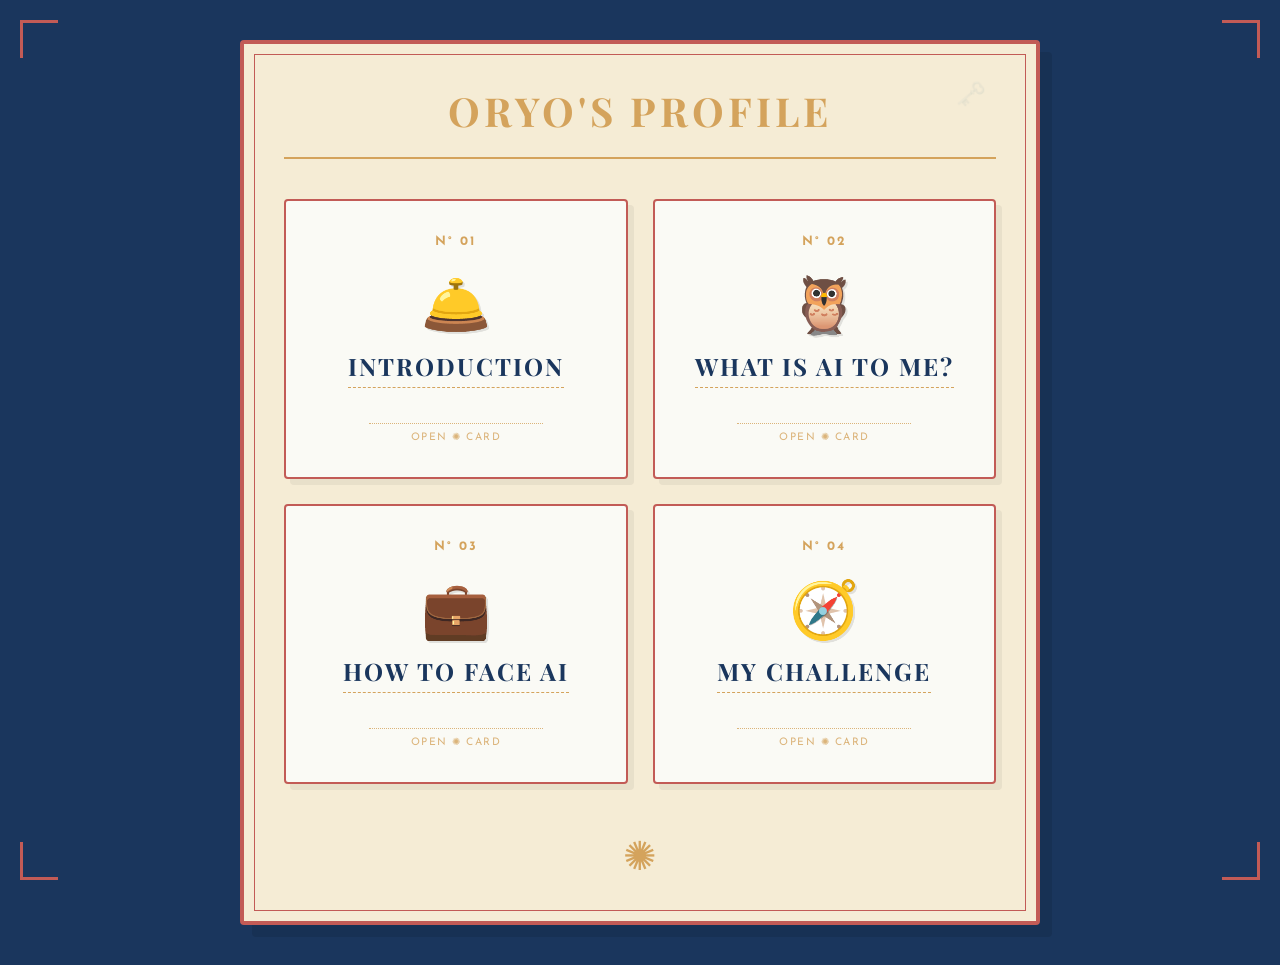
<file: index.html>
<!DOCTYPE html>
<html lang="ja">
<head>
    <meta charset="UTF-8">
    <meta name="viewport" content="width=device-width, initial-scale=1.0">
    <title>おりょー - 自己紹介</title>
    <link rel="preconnect" href="https://fonts.googleapis.com">
    <link rel="preconnect" href="https://fonts.gstatic.com" crossorigin>
    <link href="https://fonts.googleapis.com/css2?family=Josefin+Sans:wght@700&family=Playfair+Display:ital,wght@0,700;1,700&family=Noto+Serif+JP:wght@400;700&display=swap" rel="stylesheet">
    <link rel="stylesheet" href="style.css?v=2">
</head>
<body>
    <!-- Cursor Trailer -->
    <div id="cursor-trailer" class="cursor-trailer">
        <span class="trailer-icon">★</span>
    </div>

    <!-- Theatrical Corner Ornaments -->
    <div class="corner-ornament top-left"></div>
    <div class="corner-ornament top-right"></div>
    <div class="corner-ornament bottom-left"></div>
    <div class="corner-ornament bottom-right"></div>

    <div class="frame">
        <header>
            <h1>Oryo's Profile</h1>
            <div id="hidden-key" class="hidden-item" title="隠された鍵...">🗝️</div>
        </header>
        
        <main class="grid-container">
            <!-- Card 1: Introduction -->
            <section class="card animate-entrance" style="--delay: 0.2s">
                <div class="card-inner">
                    <div class="card-front">
                        <div class="card-badge">N° 01</div>
                        <div class="card-icon">🛎️</div>
                        <h2>Introduction</h2>
                        <span class="card-hint">OPEN ✺ CARD</span>
                    </div>
                    <div class="card-back">
                        <h2>Introduction</h2>
                        <ul>
                            <li>
                                <span class="label">Discord Name</span>
                                おりょー
                            </li>
                            <li>
                                <span class="label">Attribute</span>
                                社会人枠で講義参加中
                            </li>
                            <li>
                                <span class="label">Interests</span>
                                AIによる業務効率化<br>
                                WOW！と驚くような革新的な最新技術
                            </li>
                        </ul>
                    </div>
                </div>
            </section>

            <!-- Card 2: What is AI to me? -->
            <section class="card animate-entrance" style="--delay: 0.4s">
                <div class="card-inner">
                    <div class="card-front">
                        <div class="card-badge">N° 02</div>
                        <div class="card-icon">🦉</div>
                        <h2>What is AI to me?</h2>
                        <span class="card-hint">OPEN ✺ CARD</span>
                    </div>
                    <div class="card-back">
                        <h2>What is AI to me?</h2>
                        <p class="secret-text">「壁打ち相手」</p>
                        <p style="font-size: 0.9rem; margin-top: 10px; opacity: 0.8;">アイデアを研ぎ澄ますための、最も身近で優秀なパートナー。</p>
                    </div>
                </div>
            </section>

            <!-- Card 3: How I want to face AI -->
            <section class="card animate-entrance" style="--delay: 0.6s">
                <div class="card-inner">
                    <div class="card-front">
                        <div class="card-badge">N° 03</div>
                        <div class="card-icon">💼</div>
                        <h2>How to face AI</h2>
                        <span class="card-hint">OPEN ✺ CARD</span>
                    </div>
                    <div class="card-back">
                        <h2>How to face AI</h2>
                        <p class="secret-text">「業務の移管・分担」</p>
                        <p style="font-size: 0.9rem; margin-top: 10px; opacity: 0.8;">自分の仕事をAIに移管・分担し、よりクリエイティブな活動に集中できる体制を作りたい。</p>
                    </div>
                </div>
            </section>

            <!-- Card 4: Challenge in this lecture -->
            <section class="card animate-entrance" style="--delay: 0.8s">
                <div class="card-inner">
                    <div class="card-front">
                        <div class="card-badge">N° 04</div>
                        <div class="card-icon">🧭</div>
                        <h2>My Challenge</h2>
                        <span class="card-hint">OPEN ✺ CARD</span>
                    </div>
                    <div class="card-back">
                        <h2>My Challenge</h2>
                        <p style="font-size: 0.95rem; line-height: 1.6;">
                            機能を伴うデジタルプロダクト（アプリやウェブサイト）の開発は未経験。<br>
                            <strong>「できる限りすべてAIで楽して作成する」</strong>ことを目指し、実用的な業務自動化ツールの開発に挑戦します！
                        </p>
                    </div>
                </div>
            </section>
        </main>
        
        <footer>
            <div id="theme-switcher-container" style="position: relative; display: inline-block;">
                <div id="theme-switcher" class="ornament" title="クリックで世界が変わるかも？">✺</div>
                <div id="theme-tooltip" class="theme-tooltip">Change Palette</div>
            </div>
        </footer>

        <!-- Modal for hidden item -->
        <div id="secret-modal" class="modal">
            <div class="modal-content">
                <span class="close-btn">&times;</span>
                <h2>Who is Wes Anderson?</h2>
                <div style="text-align: left; font-size: 0.95rem; line-height: 1.6;">
                    <p>このサイトのデザインは、映画監督<strong>ウェス・アンダーソン</strong>の作品をオマージュしています。<br>
                    徹底したシンメトリー（左右対称）な構図、絵本のようなパステルカラー、そして少しシュールでユーモラスな世界観が魅力です。</p>
                    
                    <p><strong>🎥 おすすめの代表作:</strong><br>
                    ・『グランド・ブダペスト・ホテル』<br>
                    ・『ムーンライズ・キングダム』<br>
                    ・『ファンタスティック Mr.FOX』<br>
                    ・『フレンチ・ディスパッチ』</p>

                    <p>ちなみに「ロビー・ボーイ」とは、『グランド・ブダペスト・ホテル』に登場する誇り高き見習い従業員のこと。この隠し扉を見つけたあなたには、立派なロビー・ボーイの素質がありますよ！</p>
                </div>
            </div>
        </div>
    </div>

    <script src="script.js?v=2"></script>
</body>
</html>
</file>
<file: style.css>
:root {
    /* Default Theme (Rushmore / Midnight) */
    --bg-color: #1A365D; 
    --frame-bg: #F5ECD5; 
    --text-primary: #1A365D; 
    --accent-color: #D4A35C; 
    --border-color: #C25B56; 
    --card-bg: #FAFAF5; 
    --card-back-bg: #D4A35C;
    --card-back-text: #FAFAF5;
}

/* Theme 1: The Grand Budapest (Pink & Purple) */
body.theme-budapest {
    --bg-color: #E6A8D7;
    --frame-bg: #F9E5F3;
    --text-primary: #5A3A5E;
    --accent-color: #B56B92;
    --border-color: #D44253;
    --card-bg: #FFF5FA;
    --card-back-bg: #5A3A5E;
    --card-back-text: #F9E5F3;
}

/* Theme 2: Moonrise Kingdom (Yellow & Green) */
body.theme-moonrise {
    --bg-color: #D5B942;
    --frame-bg: #F5ECCD;
    --text-primary: #3B5249;
    --accent-color: #CB6B4D;
    --border-color: #3B5249;
    --card-bg: #FFFDF0;
    --card-back-bg: #3B5249;
    --card-back-text: #F5ECCD;
}

/* Theme 3: Life Aquatic (Blue & Red) */
body.theme-aquatic {
    --bg-color: #3D7A9E;
    --frame-bg: #EAF4F4;
    --text-primary: #0D2C40;
    --accent-color: #E2473D;
    --border-color: #F6C153;
    --card-bg: #FFFFFF;
    --card-back-bg: #E2473D;
    --card-back-text: #FFFFFF;
}

body {
    margin: 0;
    padding: 0;
    background-color: var(--bg-color);
    font-family: 'Noto Serif JP', serif;
    color: var(--text-primary);
    display: flex;
    justify-content: center;
    align-items: center;
    min-height: 100vh;
    transition: background-color 0.8s ease;
}

.frame {
    background-color: var(--frame-bg);
    width: 90%;
    max-width: 800px;
    margin: 40px auto;
    padding: 40px;
    box-sizing: border-box;
    border: 4px solid var(--border-color);
    border-radius: 4px;
    box-shadow: 12px 12px 0px rgba(0, 0, 0, 0.1);
    position: relative;
    text-align: center;
    transition: all 0.8s ease;
}

.frame::before {
    content: '';
    position: absolute;
    top: 10px;
    bottom: 10px;
    left: 10px;
    right: 10px;
    border: 1px solid var(--border-color);
    pointer-events: none;
    transition: border-color 0.8s ease;
}

header {
    margin-bottom: 40px;
    border-bottom: 2px solid var(--accent-color);
    padding-bottom: 20px;
    position: relative;
    transition: border-color 0.8s ease;
}

h1 {
    font-family: 'Playfair Display', serif;
    font-size: 2.5rem;
    margin: 0;
    text-transform: uppercase;
    letter-spacing: 4px;
    color: var(--accent-color);
    transition: color 0.8s ease;
}

/* Hidden Key */
.hidden-item {
    position: absolute;
    top: -10px;
    right: 10px;
    font-size: 1.5rem;
    cursor: pointer;
    opacity: 0.1;
    transition: opacity 0.3s ease, transform 0.3s ease;
}

.hidden-item:hover {
    opacity: 0.8;
    transform: rotate(15deg) scale(1.2);
}

/* Grid Container & Layout */
.grid-container {
    display: grid;
    grid-template-columns: repeat(2, 1fr);
    gap: 25px;
    margin: 20px 0;
}

@media (max-width: 768px) {
    .grid-container {
        grid-template-columns: 1fr;
    }
}

/* Theatrical Entrance Animation */
@keyframes theatricalEntrance {
    0% {
        opacity: 0;
        transform: translateY(30px);
    }
    100% {
        opacity: 1;
        transform: translateY(0);
    }
}

.animate-entrance {
    opacity: 0; /* Initially hidden */
    animation: theatricalEntrance 0.8s cubic-bezier(0.2, 0.8, 0.2, 1) forwards;
    animation-delay: var(--delay, 0s);
}

/* 3D Flip Card Styles */
.card {
    perspective: 1000px;
    background-color: transparent; /* Remove background on parent */
    border: none; /* Remove border on parent */
    padding: 0;
    width: 100%;
    height: 280px; /* Uniform height for cards */
    box-sizing: border-box;
}

.card-inner {
    position: relative;
    width: 100%;
    height: 100%;
    text-align: center;
    transition: transform 0.8s cubic-bezier(0.4, 0, 0.2, 1);
    transform-style: preserve-3d;
    cursor: pointer;
    border-radius: 4px;
    box-shadow: 6px 6px 0px rgba(0, 0, 0, 0.05);
}

/* Rotate on Hover (and Active/Flipped State) */
.card:hover .card-inner,
.card.is-flipped .card-inner {
    transform: rotateY(180deg);
}

.card-front, .card-back {
    position: absolute;
    width: 100%;
    height: 100%;
    -webkit-backface-visibility: hidden; /* Safari */
    backface-visibility: hidden;
    display: flex;
    flex-direction: column;
    justify-content: center;
    align-items: center;
    box-sizing: border-box;
    padding: 25px;
    border: 2px solid var(--border-color);
    border-radius: 4px;
    transition: border-color 0.8s ease, background-color 0.8s ease;
}

.card-front {
    background-color: var(--card-bg);
    color: var(--text-primary);
}

.card-back {
    background-color: var(--card-back-bg);
    color: var(--card-back-text);
    transform: rotateY(180deg);
    overflow-y: auto; /* Handle text overflow if needed */
}

/* Card Front Elements */
.card-badge {
    font-family: 'Josefin Sans', sans-serif;
    font-size: 0.8rem;
    font-weight: 700;
    color: var(--accent-color);
    letter-spacing: 2px;
    margin-bottom: 12px;
    transition: color 0.8s ease;
}

.card-icon {
    font-size: 3.5rem;
    margin-bottom: 10px;
    filter: drop-shadow(2px 2px 0px rgba(0,0,0,0.1));
    transition: transform 0.3s ease;
}

.card:hover .card-icon {
    transform: scale(1.1) rotate(5deg);
}

.card-hint {
    font-family: 'Josefin Sans', sans-serif;
    font-size: 0.65rem;
    color: var(--accent-color);
    letter-spacing: 1.5px;
    opacity: 0.8;
    border-top: 1px dotted var(--accent-color);
    padding-top: 6px;
    margin-top: 15px;
    width: 60%;
    transition: all 0.8s ease;
}

h2 {
    font-family: 'Playfair Display', serif;
    font-size: 1.5rem;
    margin-top: 0;
    margin-bottom: 20px;
    color: var(--text-primary);
    border-bottom: 1px dashed var(--accent-color);
    display: inline-block;
    padding-bottom: 5px;
    text-transform: uppercase;
    letter-spacing: 2px;
    transition: all 0.8s ease;
}

ul {
    list-style: none;
    padding: 0;
    margin: 0;
    text-align: center;
}

li {
    margin-bottom: 15px;
    line-height: 1.6;
}

.label {
    display: block;
    font-family: 'Josefin Sans', sans-serif;
    font-size: 0.8rem;
    color: var(--accent-color);
    letter-spacing: 1px;
    text-transform: uppercase;
    margin-bottom: 4px;
    transition: color 0.8s ease;
}

p {
    line-height: 1.8;
    margin: 0;
    font-size: 1.1rem;
}

.secret-text {
    font-size: 1rem;
    font-weight: bold;
}

footer {
    margin-top: 40px;
}

.ornament {
    font-size: 2.5rem;
    color: var(--accent-color);
    cursor: pointer;
    display: inline-block;
    transition: transform 0.3s ease, color 0.8s ease;
}

.ornament:hover {
    transform: rotate(90deg) scale(1.2);
}

/* Modal Styles */
.modal {
    display: none; 
    position: fixed; 
    z-index: 100; 
    left: 0;
    top: 0;
    width: 100%; 
    height: 100%; 
    background-color: rgba(0,0,0,0.6); 
    justify-content: center;
    align-items: center;
    opacity: 0;
    transition: opacity 0.4s ease;
}

.modal.show {
    display: flex;
    opacity: 1;
}

.modal-content {
    background-color: var(--frame-bg);
    border: 4px solid var(--border-color);
    padding: 30px;
    border-radius: 4px;
    text-align: center;
    max-width: 450px;
    width: 90%;
    max-height: 80vh;
    overflow-y: auto;
    position: relative;
    transform: translateY(-50px);
    transition: transform 0.4s cubic-bezier(0.175, 0.885, 0.32, 1.275);
}

.modal.show .modal-content {
    transform: translateY(0);
}

.close-btn {
    color: var(--accent-color);
    position: absolute;
    top: 10px;
    right: 15px;
    font-size: 28px;
    font-weight: bold;
    cursor: pointer;
}

.close-btn:hover {
    color: var(--border-color);
}

@media (max-width: 600px) {
    .frame {
        padding: 20px;
        margin: 20px auto;
    }
    h1 {
        font-size: 1.8rem;
    }
    .card {
        height: 240px; /* Shorter cards on mobile */
    }
    .card-front, .card-back {
        padding: 15px;
    }
}

/* Cursor Trailer Styles */
.cursor-trailer {
    position: fixed;
    top: 0;
    left: 0;
    width: 26px;
    height: 26px;
    background-color: transparent;
    border: 2px solid var(--accent-color);
    border-radius: 50%;
    pointer-events: none;
    z-index: 9999;
    display: flex;
    justify-content: center;
    align-items: center;
    transform: translate(-50%, -50%);
    transition: width 0.3s ease, height 0.3s ease, border-color 0.8s ease, background-color 0.3s ease;
    opacity: 0; /* JS will reveal on move */
}

.cursor-trailer.active {
    width: 45px;
    height: 45px;
    background-color: rgba(212, 163, 92, 0.15); /* Light accent bg */
    border-color: var(--border-color);
}

.trailer-icon {
    font-size: 0.65rem;
    color: var(--accent-color);
    transition: color 0.8s ease, transform 0.3s ease;
}

.cursor-trailer.active .trailer-icon {
    transform: scale(1.5) rotate(45deg);
    color: var(--border-color);
}

/* Hide cursor trailer on touch devices */
@media (hover: none) and (pointer: coarse) {
    .cursor-trailer {
        display: none !important;
    }
}

/* Theatrical Corner Ornaments */
.corner-ornament {
    position: fixed;
    width: 35px;
    height: 35px;
    border: 3px solid var(--border-color);
    z-index: 50;
    pointer-events: none;
    transition: border-color 0.8s ease;
}

.corner-ornament.top-left {
    top: 20px;
    left: 20px;
    border-right: none;
    border-bottom: none;
}

.corner-ornament.top-right {
    top: 20px;
    right: 20px;
    border-left: none;
    border-bottom: none;
}

.corner-ornament.bottom-left {
    bottom: 20px;
    left: 20px;
    border-right: none;
    border-top: none;
}

.corner-ornament.bottom-right {
    bottom: 20px;
    right: 20px;
    border-left: none;
    border-top: none;
}

/* Hidden Key Wobble Animation */
@keyframes keyWobble {
    0% { transform: rotate(0deg) scale(1); }
    15% { transform: rotate(-15deg) scale(1.1); }
    30% { transform: rotate(10deg) scale(1.1); }
    45% { transform: rotate(-10deg) scale(1.1); }
    60% { transform: rotate(5deg) scale(1.1); }
    75% { transform: rotate(-3deg) scale(1.1); }
    100% { transform: rotate(0deg) scale(1.1); }
}

.hidden-item:hover {
    opacity: 0.9;
    animation: keyWobble 0.8s ease-in-out infinite;
}

/* Theme Switcher Tooltip */
.theme-tooltip {
    position: absolute;
    bottom: 120%;
    left: 50%;
    transform: translateX(-50%) translateY(10px);
    background-color: var(--text-primary);
    color: var(--frame-bg);
    padding: 6px 12px;
    border-radius: 4px;
    font-size: 0.75rem;
    font-family: 'Josefin Sans', sans-serif;
    letter-spacing: 1px;
    white-space: nowrap;
    opacity: 0;
    pointer-events: none;
    transition: opacity 0.3s ease, transform 0.3s ease, background-color 0.8s ease, color 0.8s ease;
    box-shadow: 0 4px 10px rgba(0,0,0,0.15);
}

.theme-tooltip::after {
    content: '';
    position: absolute;
    top: 100%;
    left: 50%;
    transform: translateX(-50%);
    border: 5px solid transparent;
    border-top-color: var(--text-primary);
    transition: border-top-color 0.8s ease;
}

#theme-switcher-container:hover .theme-tooltip {
    opacity: 1;
    transform: translateX(-50%) translateY(0);
}
</file>
